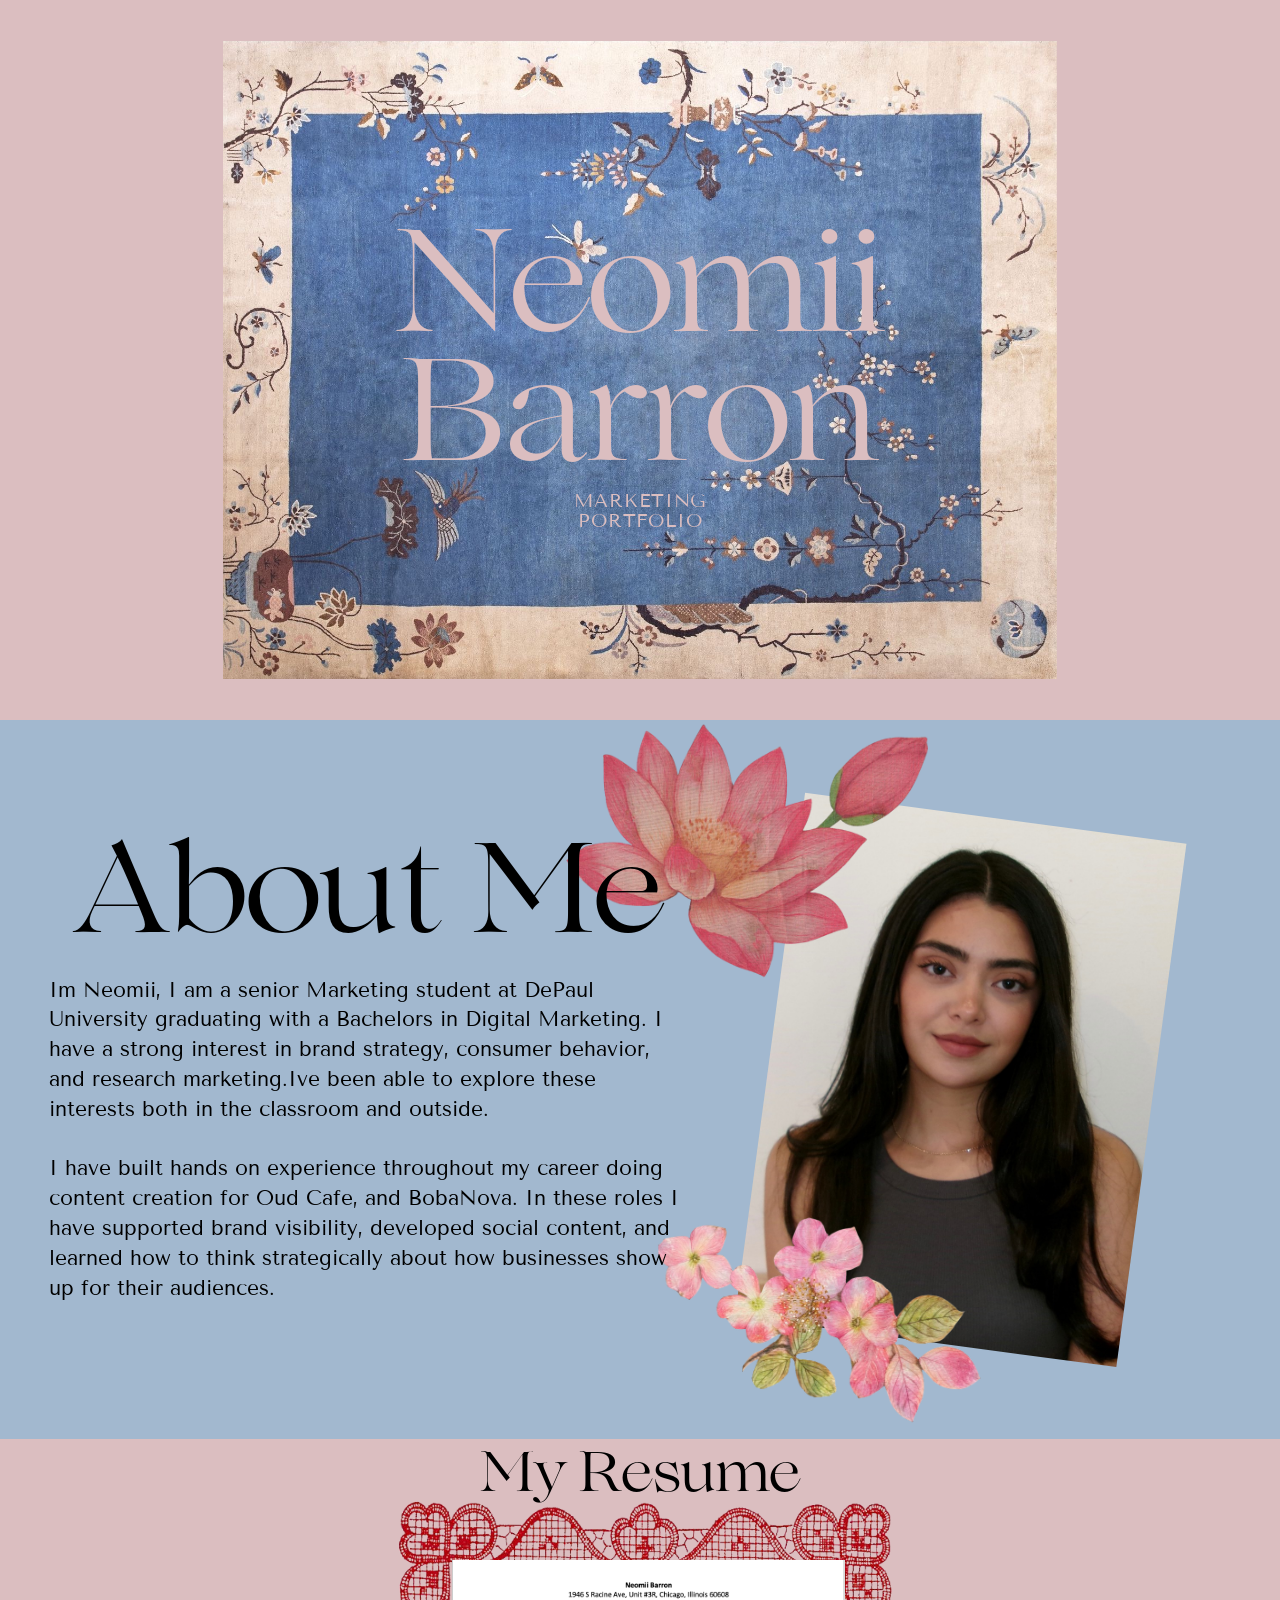
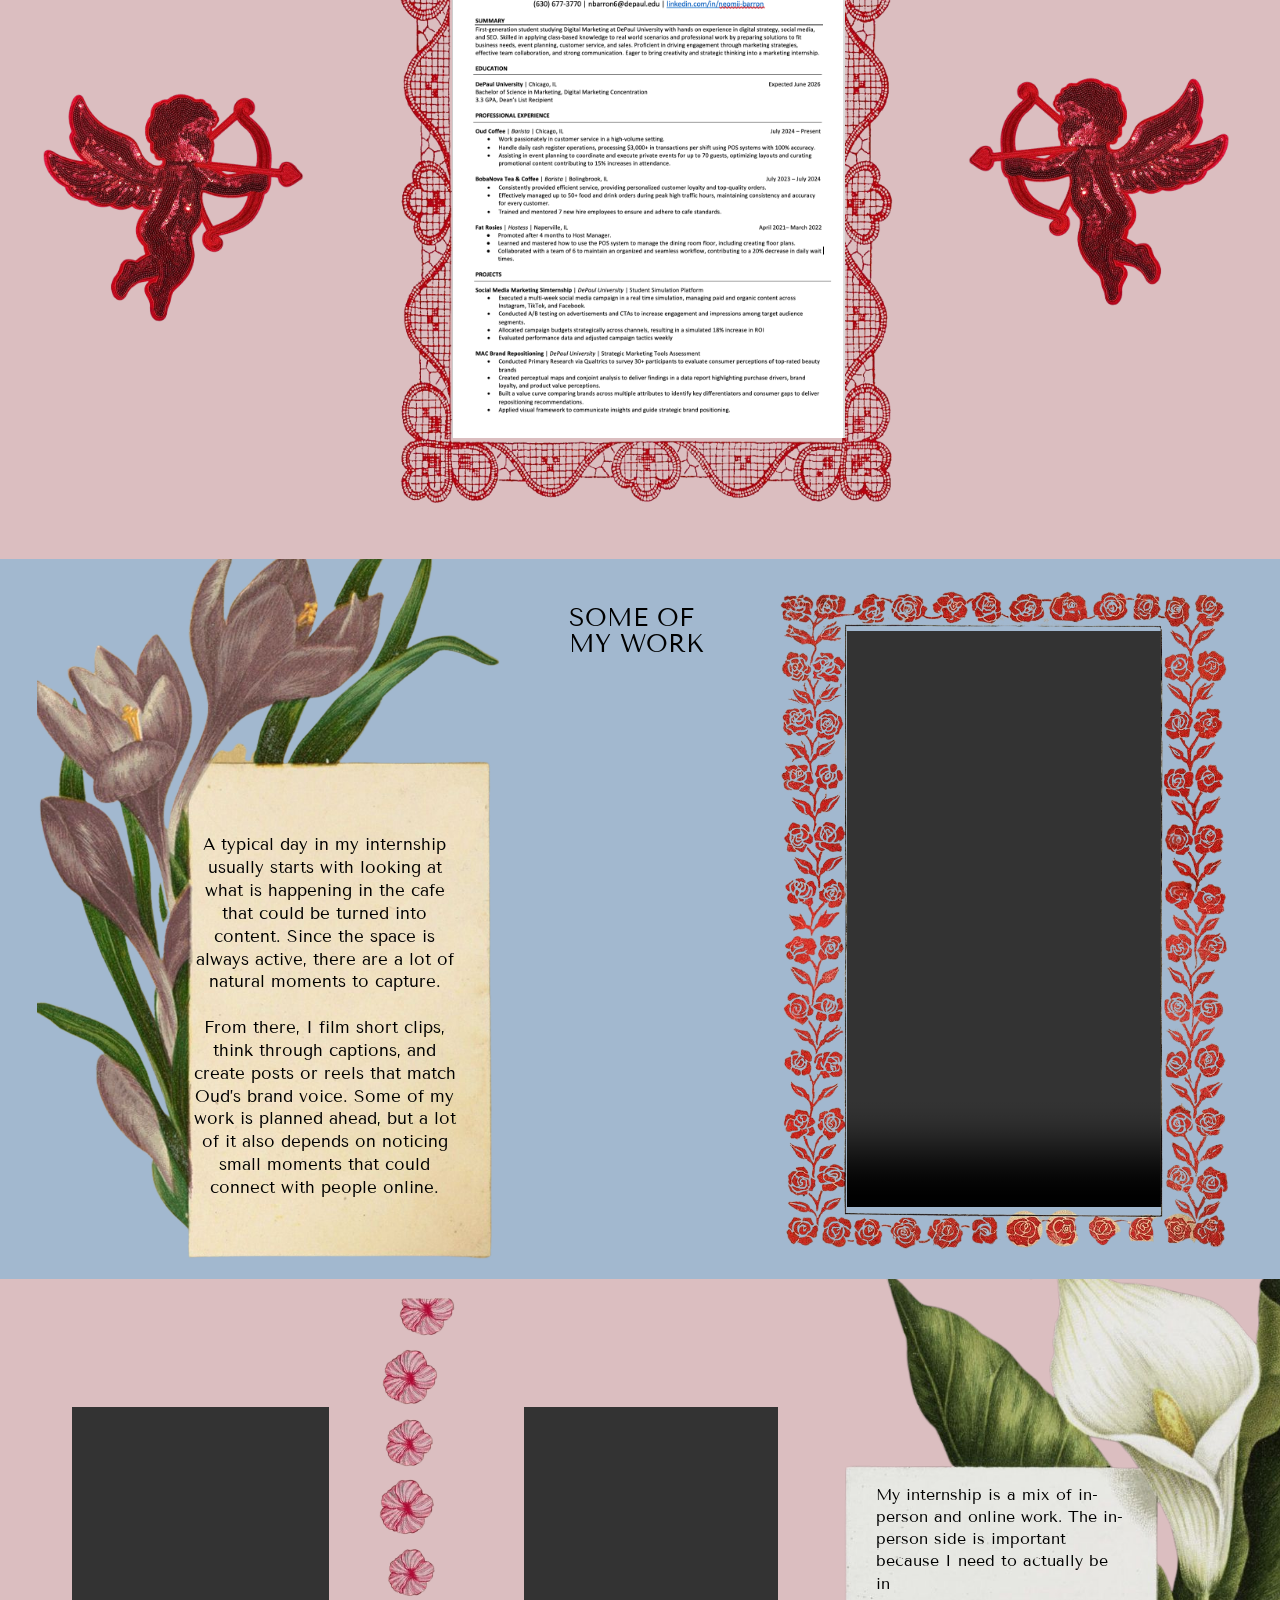
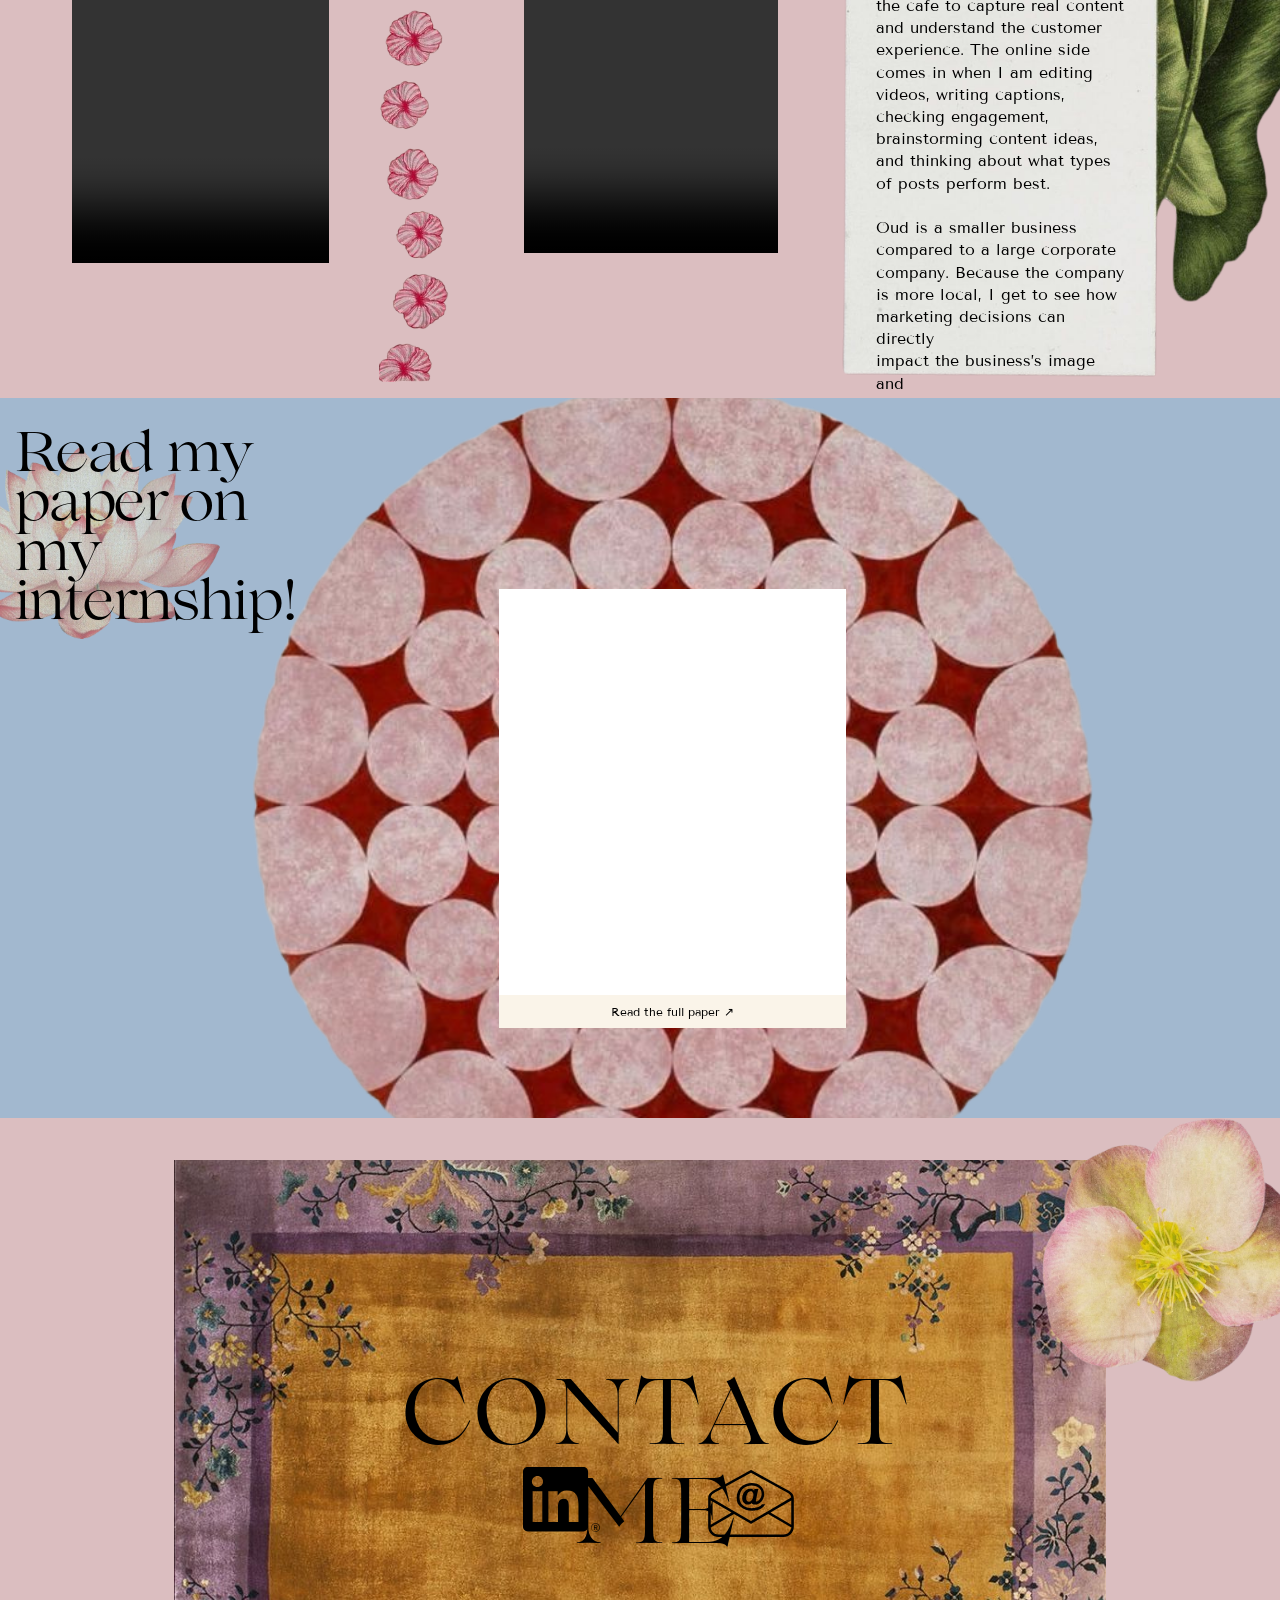
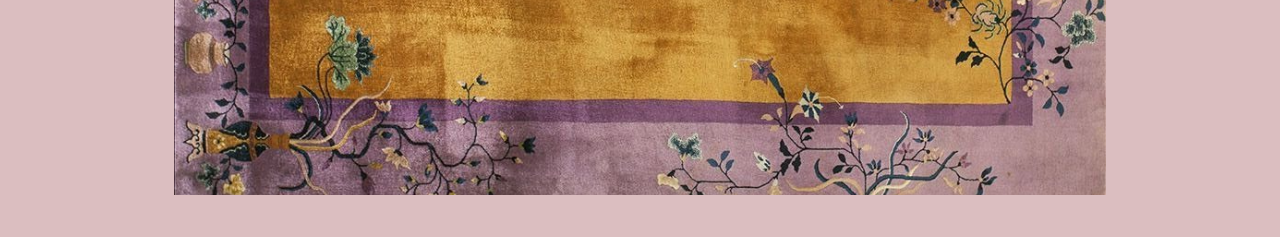
<file: index.html>
<!doctype html>
<html lang="en">
<head>
  <meta charset="utf-8">
  <meta name="viewport" content="width=device-width, initial-scale=1">
  <meta name="description" content="Neomii Barron's marketing portfolio — brand strategy, consumer research, and social content.">
  <meta name="theme-color" content="#dbbec0">
  <title>Neomii Barron — Marketing Portfolio</title>
  <link rel="stylesheet" href="assets/original/fonts.css">
  <link rel="stylesheet" href="styles.css">
  <script src="script.js" defer></script>
</head>
<body>
<a class="skip-link" href="#about">Skip to about me</a>
<main>
  <section class="section hero" aria-labelledby="site-title">
    <div class="stage hero-stage">
      <div class="placed art hero-art" style="--x:238.099;--y:43.3708;--w:889.803;--h:681.258" aria-hidden="true"><svg viewBox="0 0 889.802657 681.258402" preserveAspectRatio="none"><image href="assets/original/blue-tapestry.jpg" width="684.025104" height="889.802657" transform="translate(102.888776 -104.272127) rotate(90 342.012552 444.9013285)"/></svg></div>
      <h1 id="site-title" class="placed text display hero-title" style="--x:377.97;--y:246;--w:606.2;--h:0;--font:154.423;--line:138">Neomii<br>Barron</h1>
      <p class="placed text hero-subtitle" style="--x:611.484;--y:524.163;--w:143.929;--h:0;--font:19.9513;--line:21">Marketing<br>Portfolio</p>
    </div>
  </section>

  <section class="section about blue" id="about" aria-labelledby="about-title">
    <div class="stage about-stage">
      <h2 id="about-title" class="placed text display about-title" style="--x:76.8;--y:132.578;--w:650.326;--h:0;--font:135.72;--line:122.148">About Me</h2>
      <div class="placed text about-copy" style="--x:52.5828;--y:272.799;--w:698.761;--h:0;--font:22.8491;--line:31.8255">
        <p>Im Neomii, I am a senior Marketing student at DePaul <br class="desktop-break">University graduating with a Bachelors in Digital Marketing. I <br class="desktop-break">have a strong interest in brand strategy, consumer behavior, <br class="desktop-break">and research marketing.Ive been able to explore these <br class="desktop-break">interests both in the classroom and outside.</p>
<p>I have built hands on experience throughout my career doing <br class="desktop-break">content creation for Oud Cafe, and BobaNova. In these roles I <br class="desktop-break">have supported brand visibility, developed social content, and <br class="desktop-break">learned how to think strategically about how businesses show <br class="desktop-break">up for their audiences.</p>
      </div>
      <figure class="placed portrait" style="--x:783.745;--y:76.8;--w:483.061;--h:614.4"><img src="assets/original/portrait.jpg" alt="Neomii Barron" width="1280" height="959"></figure>
      <div class="placed art about-lotus" style="--x:603.995;--y:4.39083;--w:386.547;--h:270.693" aria-hidden="true"><svg viewBox="0 0 386.546629 270.692977" preserveAspectRatio="none"><image href="assets/original/pink-lotus.png" width="270.692977" height="386.546629" transform="translate(57.926826 -57.926826) rotate(90 135.3464885 193.2733145)"/></svg></div>
      <div class="placed art about-blossom" style="--x:661.864;--y:511.475;--w:389.017;--h:259.182" aria-hidden="true"><svg viewBox="0 0 389.016702 259.182378" preserveAspectRatio="none"><image href="assets/original/blossom-branch.png" width="259.182378" height="389.016702" transform="translate(64.917162 -64.917162) rotate(90 129.591189 194.508351)"/></svg></div>
    </div>
  </section>

  <section class="section resume" id="resume" aria-labelledby="resume-title">
    <div class="stage resume-stage">
      <h2 id="resume-title" class="placed text display resume-title" style="--x:480.668;--y:13.6289;--w:403.159;--h:0;--font:60.163;--line:54.1467">My Resume</h2>
      <div class="placed art resume-lace" style="--x:407.284;--y:57.1625;--w:551.432;--h:653.675" aria-hidden="true"><img src="assets/original/lace-frame.png" alt="" loading="lazy" style="width:100.000000%;height:101.637112%;left:0.000000%;top:-0.818556%"></div>
      <a class="placed resume-link" style="--x:482.401;--y:128.907;--w:419.567;--h:510.186" href="NB%20Resume26.pdf" target="_blank" rel="noopener" aria-label="Open Neomii Barron’s resume PDF">
        <img src="assets/original/resume.png" alt="Preview of Neomii Barron’s resume" loading="lazy">
        <span class="hover-label">Open my resume ↗</span>
      </a>
      <div class="placed art cupid-left" style="--x:41.2031;--y:218.379;--w:287.102;--h:331.242" aria-hidden="true"><img src="assets/original/cupid.png" alt="" loading="lazy"></div>
      <div class="placed art cupid-right flip" style="--x:1029.16;--y:201.823;--w:287.193;--h:331.346" aria-hidden="true"><img src="assets/original/cupid.png" alt="" loading="lazy"></div>
    </div>
  </section>

  <section class="section work blue" id="work" aria-labelledby="work-title">
    <div class="stage work-stage">
      <div class="placed art work-art" style="--x:39.6684;--y:-90.4942;--w:500.273;--h:858.494" aria-hidden="true"><img src="assets/original/tulips-paper.png" alt="" loading="lazy" style="width:100.000000%;height:103.596950%;left:0.000000%;top:-1.798475%"></div>
      <h2 id="work-title" class="placed text work-heading" style="--x:607.737;--y:49.0942;--w:150.527;--h:0;--font:26.6664;--line:28">Some of<br>my work</h2>
      <div class="placed text work-note" style="--x:201.605;--y:293.833;--w:289.631;--h:0;--font:18.0618;--line:24.3836">
        <p>A typical day in my internship <br class="desktop-break">usually starts with looking at <br class="desktop-break">what is happening in the cafe <br class="desktop-break">that could be turned into <br class="desktop-break">content. Since the space is <br class="desktop-break">always active, there are a lot of <br class="desktop-break">natural moments to capture.</p>
<p>From there, I film short clips, <br class="desktop-break">think through captions, and <br class="desktop-break">create posts or reels that match <br class="desktop-break">Oud’s brand voice. Some of my <br class="desktop-break">work is planned ahead, but a lot <br class="desktop-break">of it also depends on noticing <br class="desktop-break">small moments that could <br class="desktop-break">connect with people online.</p>
      </div>
      <div class="work-media">
        <video class="placed reel work-video" style="--x:904.413;--y:76.8;--w:334.746;--h:614.4" src="assets/oud-story.mp4" controls muted loop playsinline preload="metadata" aria-label="Oud Cafe social media video"></video>
        <div class="placed art rose-frame" style="--x:813.519;--y:17.0134;--w:516.534;--h:733.973" aria-hidden="true"><img src="assets/original/rose-frame.png" alt="" loading="lazy"></div>
      </div>
    </div>
  </section>

  <section class="section content" id="content" aria-label="More of my internship work">
    <div class="stage content-stage">
      <video class="placed reel content-video video-one" style="--x:76.8;--y:136.254;--w:273.749;--h:486.666" src="assets/banana-matcha.mp4" controls muted loop playsinline preload="metadata" aria-label="Banana matcha social media video"></video>
      <video class="placed reel content-video video-two" style="--x:558.828;--y:136.254;--w:271.551;--h:476.405" src="assets/matcha-moments.mp4#t=0,11.21" data-end="11.21" controls muted loop playsinline preload="metadata" aria-label="Matcha preparation social media video"></video>
      <div class="placed art flower-divider" style="--x:404.411;--y:18.0255;--w:100.418;--h:731.949" aria-hidden="true"><img src="assets/original/flower-border.png" alt="" loading="lazy" style="width:515.700645%;height:100.000000%;left:-1.625997%;top:0.000000%"></div>
      <div class="placed art lilies-art flip" style="--x:876.096;--y:-75.0642;--w:560.603;--h:846.194" aria-hidden="true"><img src="assets/original/lilies-paper.png" alt="" loading="lazy"></div>
      <div class="placed text experience-note" style="--x:935.139;--y:218.597;--w:267.955;--h:0;--font:17.1348;--line:23.7253">
        <p>My internship is a mix of in-<br class="desktop-break">person and online work. The in-<br class="desktop-break">person side is important <br class="desktop-break">because I need to actually be in <br class="desktop-break">the cafe to capture real content <br class="desktop-break">and understand the customer <br class="desktop-break">experience. The online side <br class="desktop-break">comes in when I am editing <br class="desktop-break">videos, writing captions, <br class="desktop-break">checking engagement, <br class="desktop-break">brainstorming content ideas, <br class="desktop-break">and thinking about what types <br class="desktop-break">of posts perform best.</p>
<p>Oud is a smaller business <br class="desktop-break">compared to a large corporate <br class="desktop-break">company. Because the company <br class="desktop-break">is more local, I get to see how <br class="desktop-break">marketing decisions can directly <br class="desktop-break">impact the business’s image and <br class="desktop-break">customer connection.</p>
      </div>
    </div>
  </section>

  <section class="section paper blue" id="paper" aria-labelledby="paper-title">
    <div class="stage paper-stage">
      <div class="placed art paper-lotus" style="--x:-52;--y:52.3397;--w:286.944;--h:204.57" aria-hidden="true"><img src="assets/original/cream-lotus.png" alt="" loading="lazy"></div>
      <div class="placed art paper-circle" style="--x:194.908;--y:-87.1985;--w:1045.67;--h:1045.67" aria-hidden="true"><img src="assets/original/pattern-circle.png" alt="" loading="lazy"></div>
      <h2 id="paper-title" class="placed text display paper-title" style="--x:15.4858;--y:37.5193;--w:306.615;--h:0;--font:59.3828;--line:52.6206">Read my<br>paper on<br>my<br>internship!</h2>
      <div class="placed paper-document" style="--x:533.003;--y:203.303;--w:369.479;--h:433.685">
        <iframe src="https://docs.google.com/document/d/1eGzXeZUAS2v03SjrVd9bO0JtjfOlikiUp_sMi8sf8vA/preview?tab=t.0" title="Neomii’s internship paper — Final MKT393" loading="lazy"></iframe>
        <a href="https://docs.google.com/document/d/1eGzXeZUAS2v03SjrVd9bO0JtjfOlikiUp_sMi8sf8vA/preview?tab=t.0" target="_blank" rel="noopener">Read the full paper ↗</a>
      </div>
    </div>
  </section>

  <footer class="section contact" id="contact" aria-labelledby="contact-title">
    <div class="stage contact-stage">
      <div class="placed art contact-art" style="--x:185.268;--y:44.9966;--w:995.464;--h:678.007" aria-hidden="true"><svg viewBox="0 0 995.464194 678.006715" preserveAspectRatio="none"><image href="assets/original/gold-tapestry.jpg" width="698.069266" height="995.464194" transform="translate(148.697464 -158.72874) rotate(90 349.034633 497.732097)"/></svg></div>
      <h2 id="contact-title" class="placed text contact-title" style="--x:325.622;--y:272.608;--w:751.156;--h:0;--font:98.3444;--line:105">Contact me</h2>
      <a class="placed contact-link linkedin" style="--x:558.522;--y:366.978;--w:81.7658;--h:80.3826" href="https://www.linkedin.com/in/neomii-barron/" target="_blank" rel="noopener" aria-label="Neomii Barron on LinkedIn"><img src="assets/original/linkedin.svg" alt=""></a>
      <a class="placed contact-link email" style="--x:755.953;--y:375.489;--w:91.292;--h:71.8717" href="mailto:nbarron280@gmail.com" aria-label="Email Neomii at nbarron280@gmail.com"><img src="assets/original/email.svg" alt=""></a>
      <div class="placed art contact-flower" style="--x:1093.65;--y:-21.0824;--w:324.351;--h:324.351" aria-hidden="true"><img src="assets/original/hellebore.png" alt="" loading="lazy"></div>
    </div>
  </footer>
</main>
</body>
</html>
</file>
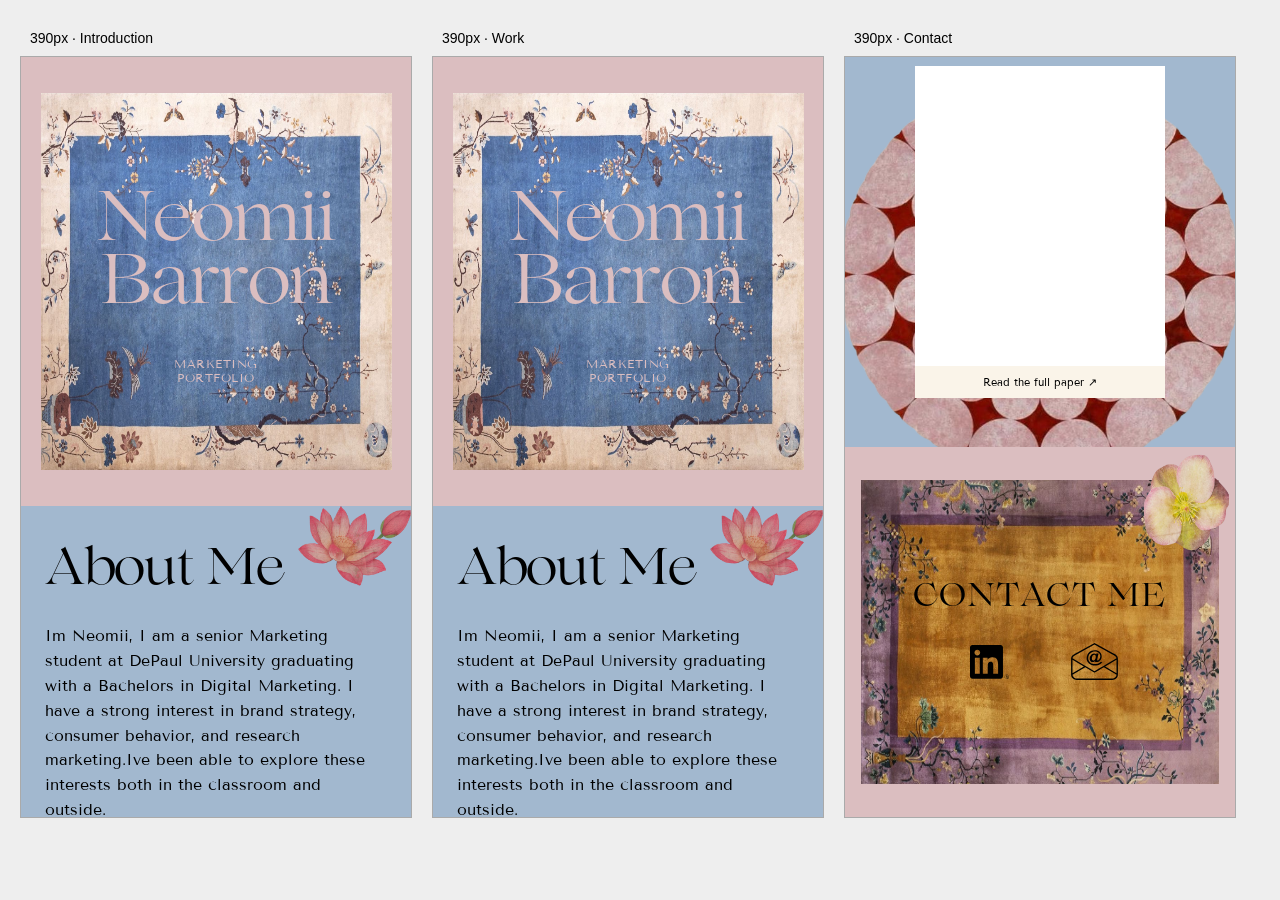
<file: tmp/mobile-preview.html>
<!doctype html><html><head><meta charset="utf-8"><title>Local mobile layout check</title><style>body{margin:20px;background:#eee;font:14px sans-serif;display:flex;gap:20px}figure{margin:0}iframe{width:390px;height:760px;border:1px solid #aaa}figcaption{padding:10px}</style></head><body><figure><figcaption>390px · Introduction</figcaption><iframe src="../index.html#about" title="Mobile introduction"></iframe></figure><figure><figcaption>390px · Work</figcaption><iframe src="../index.html#work" title="Mobile work"></iframe></figure><figure><figcaption>390px · Contact</figcaption><iframe src="../index.html#contact" title="Mobile contact"></iframe></figure></body></html>
</file>
<file: assets/original/fonts.css>
/* Original font files embedded for Safari file:// preview compatibility. */
@font-face{font-family:"Lovelace";src:url("[data-uri]") format("woff");font-style:normal;font-weight:400;font-display:swap;}
@font-face{font-family:"Tenor Sans";src:url("[data-uri]") format("woff");font-style:normal;font-weight:400;font-display:swap;}
</file>
<file: styles.css>
:root {
  --pink: #dbbec0;
  --blue: #a2b8cf;
  --ink: #000;
  --display: Lovelace, Didot, 'Times New Roman', serif;
  --body: 'Tenor Sans', Arial, sans-serif;
}
* { box-sizing: border-box; }
html { scroll-behavior: smooth; }
body { margin: 0; background: var(--pink); color: var(--ink); }
h1, h2, p, figure { margin: 0; }
h1, h2 { font-family: var(--display); font-weight: 400; }
p { font-family: var(--body); }
a { color: inherit; }
img, video { display: block; }
img { max-width: none; }
a:focus-visible, video:focus-visible, iframe:focus-visible {
  outline: 3px solid #872e45;
  outline-offset: 6px;
}
.section { position: relative; overflow: hidden; background: var(--pink); }
.blue { background: var(--blue); }
.stage {
  position: relative;
  width: min(100%, 1366px);
  aspect-ratio: 1366 / 768;
  margin-inline: auto;
  container-type: inline-size;
}
/* Positions come from the original 1366 × 768 Canva design. */
.placed {
  position: absolute;
  left: calc(var(--x) / 1366 * 100%);
  top: calc(var(--y) / 768 * 100%);
  width: calc(var(--w) / 1366 * 100%);
  height: calc(var(--h) / 768 * 100%);
}
.art { overflow: hidden; pointer-events: none; user-select: none; }
.art > img { position: absolute; width: 100%; height: 100%; }
.art.flip > img { transform: scaleX(-1); }
.text {
  height: auto;
  font-size: calc(var(--font) / 1366 * 100cqw);
  line-height: calc(var(--line) / 1366 * 100cqw);
  font-kerning: none;
  font-feature-settings: "liga" off, "clig" off, "calt" off;
  -webkit-font-smoothing: antialiased;
}
.display { letter-spacing: -.025em; }
.hero-title { text-align: center; color: var(--pink); }
.hero-subtitle { text-align: center; color: var(--pink); letter-spacing: .045em; text-transform: uppercase; }
.about-title, .about-copy { z-index: 2; }
.about-copy p + p { margin-top: calc(31.8255 / 1366 * 100cqw); }
.portrait { overflow: hidden; clip-path: polygon(15.617% .121%, 99.872% 8.998%, 84.383% 99.899%, .128% 91.023%); }
.portrait img { position: absolute; width: 225.798%; height: 132.986%; left: -60.115%; top: -14.809%; }
.resume-title { text-align: center; }
.resume-link { z-index: 2; }
.resume-link img { width: 100%; height: 100%; object-fit: cover; }
.hover-label {
  position: absolute; bottom: 12px; left: 50%; transform: translateX(-50%);
  white-space: nowrap; padding: 10px 15px; background: #fff8ed; border: 1px solid #9c1d31;
  font: 13px var(--body); opacity: 0; transition: opacity .2s;
}
.resume-link:hover .hover-label, .resume-link:focus-visible .hover-label { opacity: 1; }
.work-heading { font-family: var(--body); text-transform: uppercase; }
.work-note { text-align: center; font-kerning: normal; }
.work-note p + p { margin-top: calc(24.3836 / 1366 * 100cqw); }
.reel { object-fit: cover; background: #080907; }
.work-video { object-position: 60% center; }
.rose-frame { z-index: 2; }
.experience-note p + p { margin-top: calc(23.7253 / 1366 * 100cqw); }
.paper-lotus { opacity: .61; }
.paper-title { z-index: 2; }
.paper-document { z-index: 2; background: #f8f9fa; }
.paper-document iframe { display: block; width: 100%; height: 100%; border: 0; background: white; }
.paper-document > a {
  display: block; position: absolute; top: 100%; width: 100%; padding: 9px 5px;
  text-align: center; text-decoration: none; background: #faf4e9; font: 12px var(--body);
}
.paper-document > a:hover { text-decoration: underline; }
.contact-title { text-align: center; text-transform: uppercase; letter-spacing: .045em; font-kerning: normal; }
.contact-link { transition: transform .2s; }
.contact-link:hover { transform: translateY(-4px); }
.contact-link img { width: 100%; height: 100%; object-fit: contain; }
.skip-link {
  position: fixed; top: -100px; left: 15px; z-index: 20; padding: 14px 20px;
  background: #fff8ed; color: #52172c; font: 16px var(--body);
}
.skip-link:focus { top: 15px; }

/* Original artwork, with readable text and usable controls on phones. */
@media (max-width: 650px) {
  .stage { width: 100%; aspect-ratio: auto; }
  .desktop-break { display: none; }
  .hero-stage { height: 115vw; min-height: 400px; }
  .hero-art { left: 5%; top: 8%; width: 90%; height: 84%; }
  .hero-title { left: 8%; top: 30%; width: 84%; font-size: 18cqw; line-height: .9; }
  .hero-subtitle { left: 30%; top: 67%; width: 40%; font-size: 3.1cqw; line-height: 1.1; }
  .about-stage { padding: 38px 24px 45px; display: flex; flex-direction: column; }
  .about-title { position: relative; inset: auto; width: 100%; font-size: 15cqw; line-height: 1.1; margin-bottom: 24px; z-index: 2; }
  .about-copy { position: relative; inset: auto; width: 100%; font-size: 16px; line-height: 1.55; z-index: 2; }
  .about-copy p + p { margin-top: 20px; }
  .portrait { position: relative; inset: auto; width: 78%; height: auto; aspect-ratio: 483 / 614; margin: 30px 0 0 auto; }
  .about-lotus { left: 71%; top: 0; width: 29%; height: 80px; }
  .about-blossom { left: 1%; top: auto; bottom: 0; width: 58%; height: 150px; }
  .resume-stage { height: 138vw; min-height: 460px; }
  .resume-title { left: 10%; top: 4%; width: 80%; font-size: 10cqw; line-height: 1.2; }
  .resume-lace { left: 13%; top: 17%; width: 74%; height: 76%; }
  .resume-link { left: 23.08%; top: 25.34%; width: 56.3%; height: 59.32%; }
  .cupid-left { left: -5%; top: 46%; width: 24%; height: 25%; }
  .cupid-right { left: 81%; top: 44%; width: 24%; height: 25%; }
  .work-stage { padding: 30px 20px 40px; display: flex; flex-direction: column; }
  .work-heading { position: relative; inset: auto; width: 100%; font-size: 25px; line-height: 1.05; text-align: right; margin-bottom: 28px; }
  .work-art { left: -14%; top: 18px; width: 95%; height: 650px; }
  .work-note { position: relative; inset: auto; width: 73%; margin-left: auto; padding: 25px 18px; background: #eee2bd; font-size: 15px; line-height: 1.5; text-align: left; }
  .work-note p + p { margin-top: 20px; }
  .work-media { position: relative; width: min(100%, 360px); aspect-ratio: 516.534 / 733.973; margin: 35px auto 0; }
  .work-video { left: 17.597%; top: 8.146%; width: 64.806%; height: 83.709%; }
  .rose-frame { inset: 0; width: 100%; height: 100%; }
  .content-stage { padding: 40px 20px; display: grid; grid-template-columns: 1fr 1fr; column-gap: 26px; row-gap: 35px; }
  .content-video { position: relative; inset: auto; width: 100%; height: auto; aspect-ratio: 9 / 16; }
  .flower-divider { left: calc(50% - 10px); top: 40px; width: 20px; height: 290px; }
  .lilies-art { left: 25%; top: auto; bottom: 0; width: 90%; height: 720px; }
  .experience-note { position: relative; inset: auto; grid-column: 1 / -1; width: 85%; padding: 24px; margin-top: 100px; background: #eaeae3; font-size: 15px; line-height: 1.5; }
  .experience-note p + p { margin-top: 22px; }
  .paper-stage { height: 160vw; min-height: 600px; }
  .paper-title { left: 6%; top: 5%; width: 76%; font-size: 10cqw; line-height: .9; }
  .paper-lotus { left: 0; top: 8%; width: 55%; height: 180px; }
  .paper-circle { left: -10%; top: 35%; width: 120%; height: auto; aspect-ratio: 1; }
  .paper-document { left: 18%; top: 39%; width: 64%; height: 48%; }
  .paper-document > a { font-size: 11px; }
  .contact-stage { height: 95vw; min-height: 340px; }
  .contact-art { left: 4%; top: 9%; width: 92%; height: 82%; }
  .contact-title { left: 8%; top: 36%; width: 84%; font-size: 8.5cqw; line-height: 1.1; }
  .linkedin { left: 32%; top: 53%; width: 10%; height: 10%; }
  .email { left: 58%; top: 53%; width: 12%; height: 10%; }
  .contact-flower { left: 75%; top: 0; width: 25%; height: 30%; }
}
@media (prefers-reduced-motion: reduce) {
  html { scroll-behavior: auto; }
  * { transition: none !important; }
}
.art > svg { display: block; width: 100%; height: 100%; }
</file>
